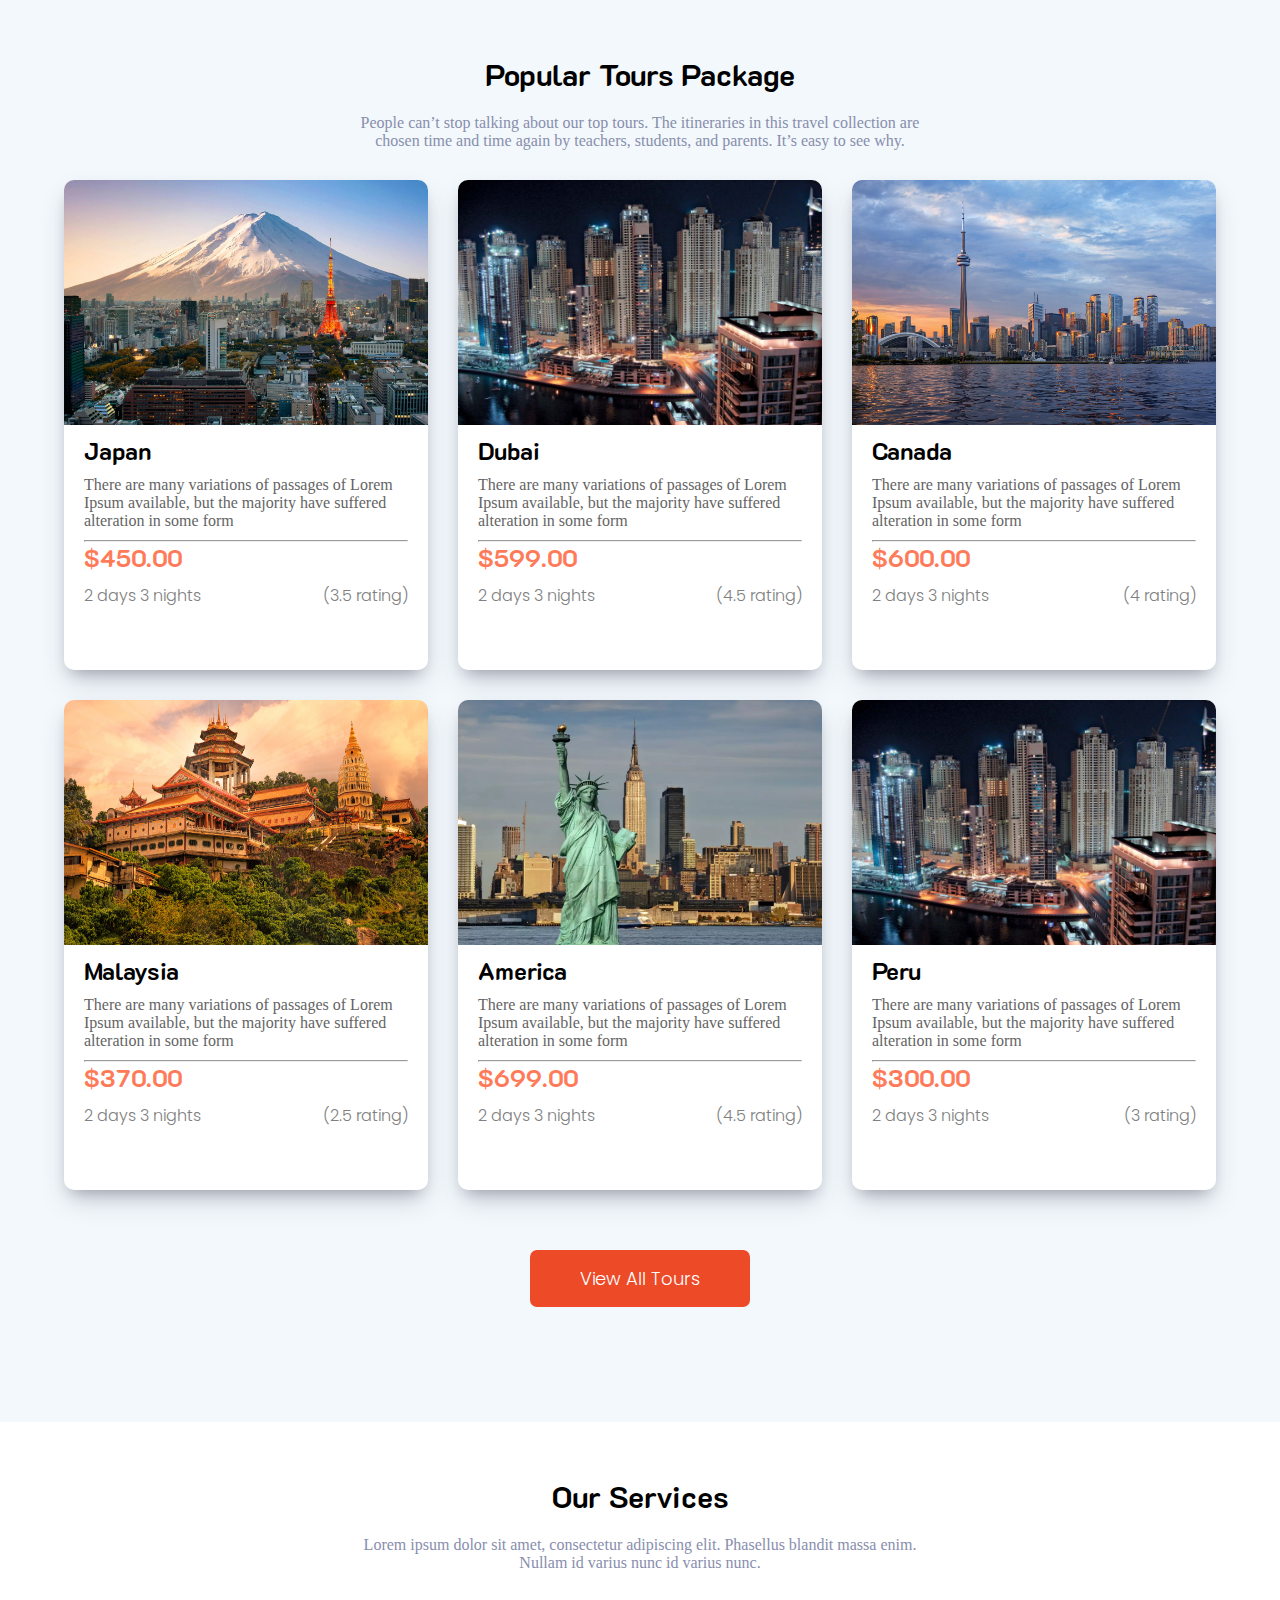
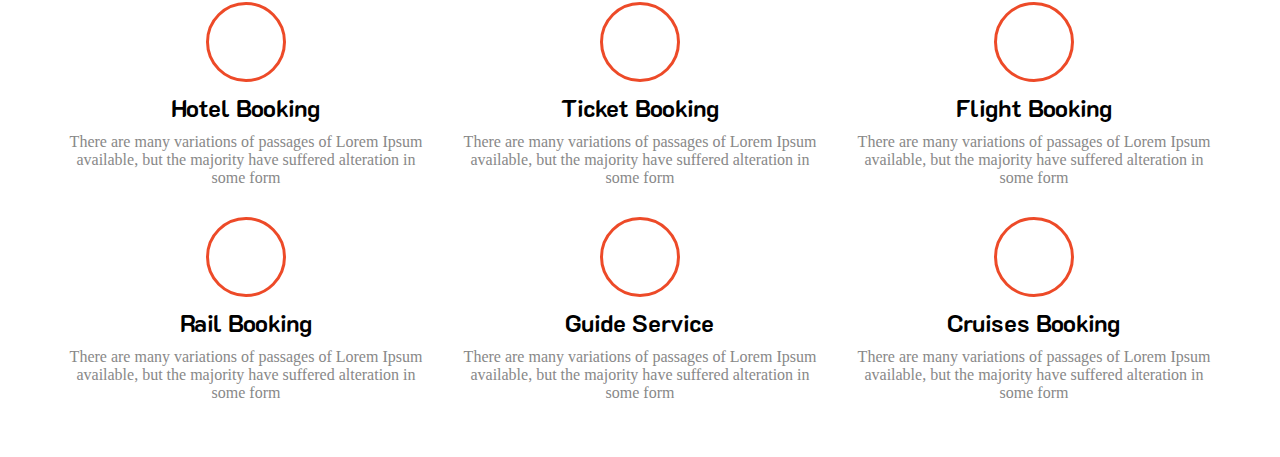
<file: travel template/index.html>
<!DOCTYPE html>
<html lang="en">

<head>
    <meta charset="UTF-8">
    <meta http-equiv="X-UA-Compatible" content="IE=edge">
    <meta name="viewport" content="width=device-width, initial-scale=1.0">
    <link
    rel="stylesheet"
    href="https://cdnjs.cloudflare.com/ajax/libs/animate.css/4.1.1/animate.min.css"/>
    <link rel="stylesheet" href="https://cdnjs.cloudflare.com/ajax/libs/font-awesome/6.4.2/css/all.min.css"
        integrity="sha512-z3gLpd7yknf1YoNbCzqRKc4qyor8gaKU1qmn+CShxbuBusANI9QpRohGBreCFkKxLhei6S9CQXFEbbKuqLg0DA=="
        crossorigin="anonymous" referrerpolicy="no-referrer" />
    <link rel="stylesheet" href="./assets/fonts/fonts.css">
    <link rel="stylesheet" href="./assets/style/reset.css">
    <link rel="stylesheet" href="./assets/style/grid.css">
    <link rel="stylesheet" href="./assets/style/index.css">
    <title>Travel Tours Package</title>
</head>

<body>
    <main>
    <section class="travel">
        <div class="container">
            <div class="heading">
                <h1 class="animate__animated animate__bounce animate__slow">Popular Tours Package</h1>
                    <p>People can’t stop talking about our top tours. The itineraries in this travel collection 
                        are chosen time and time again by teachers, students, and parents. It’s easy to see why.</p>
            </div>
            <div class="boxes">
                <div class="row">
                    <div class="box col-4 col-md-6 col-sm-12">
                        <div class="box-img">
                            <img src="./assets/images/japan.jpg" alt="Japam">
                            <div class="book">
                                <button>Book Now</button>
                            </div>
                        </div>
                        <div class="box-info">
                            <h2>Japan</h2>
                            <p>There are many variations of passages of Lorem Ipsum available, but the majority have suffered alteration in some form</p>
                            <hr>
                            <div class="price-details">
                                <div class="price">
                                    <h2>$450.00</h2>
                                    <p>2 days 3 nights</p>
                                </div>
                                <div class="details">
                                    <ul>
                                        <li><i class="fa-solid fa-star"></i></li>
                                        <li><i class="fa-solid fa-star"></i></li>
                                        <li><i class="fa-solid fa-star"></i></li>
                                        <li><i class="fa-solid fa-star"></i></li>
                                        <li><i class="fa-solid fa-star-half-stroke"></i></li>
                                    </ul>
                                    <p>(3.5 rating)</p>
                                </div>
                            </div>
                        </div>
                    </div>
                

                <div class="box col-4 col-md-6 col-sm-12">
                    <div class="box-img">
                        <img src="./assets/images/dubai.jpg" alt="Dubai">
                        <div class="book">
                            <button>Book Now</button>
                        </div>
                    </div>
                    <div class="box-info">
                        <h2>Dubai</h2>
                        <p>There are many variations of passages of Lorem Ipsum available, but the majority have suffered alteration in some form</p>
                        <hr>
                        <div class="price-details">
                            <div class="price">
                                <h2>$599.00</h2>
                                <p>2 days 3 nights</p>
                            </div>
                            <div class="details">
                                <ul>
                                    <li><i class="fa-solid fa-star"></i></li>
                                    <li><i class="fa-solid fa-star"></i></li>
                                    <li><i class="fa-solid fa-star"></i></li>
                                    <li><i class="fa-solid fa-star"></i></li>
                                    <li><i class="fa-solid fa-star-half-stroke"></i></li>
                                </ul>
                                <p>(4.5 rating)</p>
                            </div>
                        </div>
                    </div>
                </div>

                <div class="box col-4 col-md-6 col-sm-12">
                    <div class="box-img">
                        <img src="./assets/images/canada.jpg" alt="Canada">
                        <div class="book">
                            <button>Book Now</button>
                        </div>
                    </div>
                    <div class="box-info">
                        <h2>Canada</h2>
                        <p>There are many variations of passages of Lorem Ipsum available, but the majority have suffered alteration in some form</p>
                        <hr>
                        <div class="price-details">
                            <div class="price">
                                <h2>$600.00</h2>
                                <p>2 days 3 nights</p>
                            </div>
                            <div class="details">
                                <ul>
                                    <li><i class="fa-solid fa-star"></i></li>
                                    <li><i class="fa-solid fa-star"></i></li>
                                    <li><i class="fa-solid fa-star"></i></li>
                                    <li><i class="fa-solid fa-star"></i></li>
                                    <li><i class="fa-solid fa-star-half-stroke"></i></li>
                                </ul>
                                <p>(4 rating)</p>
                            </div>
                        </div>
                    </div>
                </div>

                <div class="box col-4 col-md-6 col-sm-12">
                    <div class="box-img">
                        <img src="./assets/images/malaysia.jpg" alt="Malaysia">
                        <div class="book">
                            <button>Book Now</button>
                        </div>
                    </div>
                    <div class="box-info">
                        <h2>Malaysia</h2>
                        <p>There are many variations of passages of Lorem Ipsum available, but the majority have suffered alteration in some form</p>
                        <hr>
                        <div class="price-details">
                            <div class="price">
                                <h2>$370.00</h2>
                                <p>2 days 3 nights</p>
                            </div>
                            <div class="details">
                                <ul>
                                    <li><i class="fa-solid fa-star"></i></li>
                                    <li><i class="fa-solid fa-star"></i></li>
                                    <li><i class="fa-solid fa-star"></i></li>
                                    <li><i class="fa-solid fa-star"></i></li>
                                    <li><i class="fa-solid fa-star-half-stroke"></i></li>
                                </ul>
                                <p>(2.5 rating)</p>
                            </div>
                        </div>
                    </div>
                </div>    

                    <div class="box col-4 col-md-6 col-sm-12">
                        <div class="box-img">
                            <img src="./assets/images/america.webp" alt="America">
                            <div class="book">
                                <button>Book Now</button>
                            </div>
                        </div>
                        <div class="box-info">
                            <h2>America</h2>
                            <p>There are many variations of passages of Lorem Ipsum available, but the majority have suffered alteration in some form</p>
                            <hr>
                            <div class="price-details">
                                <div class="price">
                                    <h2>$699.00</h2>
                                    <p>2 days 3 nights</p>
                                </div>
                                <div class="details">
                                    <ul>
                                        <li><i class="fa-solid fa-star"></i></li>
                                        <li><i class="fa-solid fa-star"></i></li>
                                        <li><i class="fa-solid fa-star"></i></li>
                                        <li><i class="fa-solid fa-star"></i></li>
                                        <li><i class="fa-solid fa-star-half-stroke"></i></li>
                                    </ul>
                                    <p>(4.5 rating)</p>
                                </div>
                            </div>
                        </div>
                    </div>

                    <div class="box col-4 col-md-6 col-sm-12">
                        <div class="box-img">
                            <img src="./assets/images/dubai.jpg" alt="Peru">
                            <div class="book">
                                <button>Book Now</button>
                            </div>
                        </div>
                        <div class="box-info">
                            <h2>Peru</h2>
                            <p>There are many variations of passages of Lorem Ipsum available, but the majority have suffered alteration in some form</p>
                            <hr>
                            <div class="price-details">
                                <div class="price">
                                    <h2>$300.00</h2>
                                    <p>2 days 3 nights</p>
                                </div>
                                <div class="details">
                                    <ul>
                                        <li><i class="fa-solid fa-star"></i></li>
                                        <li><i class="fa-solid fa-star"></i></li>
                                        <li><i class="fa-solid fa-star"></i></li>
                                        <li><i class="fa-solid fa-star"></i></li>
                                        <li><i class="fa-solid fa-star-half-stroke"></i></li>
                                    </ul>
                                    <p>(3 rating)</p>
                                </div>
                            </div>
                        </div>
                    </div>
                </div>
            </div>
        </div>
        <button class="view">View All Tours <i class="fa-solid fa-angles-right"></i> </button>
    </section>
    <section class="all-services">
        <div class="container">
            <div class="heading">
                <h1>Our Services</h1>
                <p>Lorem ipsum dolor sit amet, consectetur adipiscing elit. Phasellus blandit massa enim. Nullam id varius nunc id varius nunc.</p>
            </div>
            <div class="services">
                <div class="row">
                    <div class="service col-4 col-md-6">
                        <div class="icon"><i class="fa-solid fa-hotel"></i>
                           <div class="circle"></div>
                        </div>
                        <h3 class="service-heading">Hotel Booking</h3>
                        <p class="service-detail sm-none">There are many variations of passages of Lorem Ipsum available, but the majority have suffered alteration in some form</p>
                     </div>
                     <div class="service col-4 col-md-6">
                        <div class="icon"><i class="fa-solid fa-ticket"></i>
                           <div class="circle"></div>
                        </div>
                        <h3 class="service-heading">Ticket Booking</h3>
                        <p class="service-detail sm-none">There are many variations of passages of Lorem Ipsum available, but the majority have suffered alteration in some form</p>
                     </div>
                     <div class="service col-4 col-md-6">
                        <div class="icon"><i class="fa-solid fa-plane"></i>
                           <div class="circle"></div>
                        </div>
                        <h3 class="service-heading">Flight Booking</h3>
                        <p class="service-detail sm-none">There are many variations of passages of Lorem Ipsum available, but the majority have suffered alteration in some form</p>
                     </div>
                     <div class="service col-4 col-md-6">
                        <div class="icon"><i class="fa-solid fa-train-subway"></i>
                           <div class="circle"></div>
                        </div>
                        <h3 class="service-heading">Rail Booking</h3>
                        <p class="service-detail sm-none">There are many variations of passages of Lorem Ipsum available, but the majority have suffered alteration in some form</p>
                     </div>
                     <div class="service col-4 col-md-6">
                        <div class="icon"><i class="fa-solid fa-user-tie"></i>
                           <div class="circle"></div>
                        </div>
                        <h3 class="service-heading">Guide Service</h3>
                        <p class="service-detail sm-none">There are many variations of passages of Lorem Ipsum available, but the majority have suffered alteration in some form</p>
                     </div>
                     <div class="service col-4 col-md-6">
                        <div class="icon"><i class="fa-solid fa-ship"></i>
                           <div class="circle"></div>
                        </div>
                        <h3 class="service-heading">Cruises Booking</h3>
                        <p class="service-detail sm-none">There are many variations of passages of Lorem Ipsum available, but the majority have suffered alteration in some form</p>
                     </div>
                </div>
            </div>
        </div>
    </section>
    </main>
</body>

</html>
</file>
<file: travel template/assets/fonts/fonts.css>
@font-face {
    font-family: 'K2D';
    src: url('K2D-Bold.woff2') format('woff2'),
        url('K2D-Bold.woff') format('woff');
    font-weight: bold;
    font-style: normal;
    font-display: swap;
}

@font-face {
    font-family: 'K2D';
    src: url('K2D-BoldItalic.woff2') format('woff2'),
        url('K2D-BoldItalic.woff') format('woff');
    font-weight: bold;
    font-style: italic;
    font-display: swap;
}

@font-face {
    font-family: 'K2D';
    src: url('K2D-SemiBoldItalic.woff2') format('woff2'),
        url('K2D-SemiBoldItalic.woff') format('woff');
    font-weight: 600;
    font-style: italic;
    font-display: swap;
}

@font-face {
    font-family: 'K2D';
    src: url('K2D-Light.woff2') format('woff2'),
        url('K2D-Light.woff') format('woff');
    font-weight: 300;
    font-style: normal;
    font-display: swap;
}

@font-face {
    font-family: 'K2D';
    src: url('K2D-Medium.woff2') format('woff2'),
        url('K2D-Medium.woff') format('woff');
    font-weight: 500;
    font-style: normal;
    font-display: swap;
}

@font-face {
    font-family: 'K2D';
    src: url('K2D-MediumItalic.woff2') format('woff2'),
        url('K2D-MediumItalic.woff') format('woff');
    font-weight: 500;
    font-style: italic;
    font-display: swap;
}

@font-face {
    font-family: 'K2D';
    src: url('K2D-LightItalic.woff2') format('woff2'),
        url('K2D-LightItalic.woff') format('woff');
    font-weight: 300;
    font-style: italic;
    font-display: swap;
}

@font-face {
    font-family: 'K2D';
    src: url('K2D-Regular.woff2') format('woff2'),
        url('K2D-Regular.woff') format('woff');
    font-weight: normal;
    font-style: normal;
    font-display: swap;
}

@font-face {
    font-family: 'K2D';
    src: url('K2D-SemiBold.woff2') format('woff2'),
        url('K2D-SemiBold.woff') format('woff');
    font-weight: 600;
    font-style: normal;
    font-display: swap;
}

@font-face {
    font-family: 'Poppins';
    src: url('Poppins-Regular.woff2') format('woff2'),
        url('Poppins-Regular.woff') format('woff');
    font-weight: normal;
    font-style: normal;
    font-display: swap;
}

@font-face {
    font-family: 'Poppins';
    src: url('Poppins-Medium.woff2') format('woff2'),
        url('Poppins-Medium.woff') format('woff');
    font-weight: 500;
    font-style: normal;
    font-display: swap;
}

@font-face {
    font-family: 'Poppins';
    src: url('Poppins-MediumItalic.woff2') format('woff2'),
        url('Poppins-MediumItalic.woff') format('woff');
    font-weight: 500;
    font-style: italic;
    font-display: swap;
}

@font-face {
    font-family: 'Poppins';
    src: url('Poppins-SemiBold.woff2') format('woff2'),
        url('Poppins-SemiBold.woff') format('woff');
    font-weight: 600;
    font-style: normal;
    font-display: swap;
}

@font-face {
    font-family: 'Poppins';
    src: url('Poppins-SemiBoldItalic.woff2') format('woff2'),
        url('Poppins-SemiBoldItalic.woff') format('woff');
    font-weight: 600;
    font-style: italic;
    font-display: swap;
}

@font-face {
    font-family: 'Poppins';
    src: url('Poppins-ThinItalic.woff2') format('woff2'),
        url('Poppins-ThinItalic.woff') format('woff');
    font-weight: 100;
    font-style: italic;
    font-display: swap;
}

@font-face {
    font-family: 'Poppins';
    src: url('Poppins-Thin.woff2') format('woff2'),
        url('Poppins-Thin.woff') format('woff');
    font-weight: 100;
    font-style: normal;
    font-display: swap;
}

@font-face {
    font-family: 'Poppins';
    src: url('Poppins-LightItalic.woff2') format('woff2'),
        url('Poppins-LightItalic.woff') format('woff');
    font-weight: 300;
    font-style: italic;
    font-display: swap;
}

@font-face {
    font-family: 'Poppins';
    src: url('Poppins-Light.woff2') format('woff2'),
        url('Poppins-Light.woff') format('woff');
    font-weight: 300;
    font-style: normal;
    font-display: swap;
}

@font-face {
    font-family: 'Poppins';
    src: url('Poppins-Black.woff2') format('woff2'),
        url('Poppins-Black.woff') format('woff');
    font-weight: 900;
    font-style: normal;
    font-display: swap;
}

@font-face {
    font-family: 'Poppins';
    src: url('Poppins-Bold.woff2') format('woff2'),
        url('Poppins-Bold.woff') format('woff');
    font-weight: bold;
    font-style: normal;
    font-display: swap;
}
</file>
<file: travel template/assets/style/grid.css>
.container{
  width: 1100px;
  margin: 0 auto;
}
.container-fluid{
  width: 100%;
}
.row{
  width: 100%;
  display: flex;
  flex-wrap: wrap; 
  justify-content: space-between;
  gap: 30px;
}
.col-1{
  width: calc(100% / 12 - 20px);
}
.col-2{
  width: calc(100% / 6 - 20px);
}
.col-3{
  width: calc(100% / 4 - 20px);
}
.col-4{
  width: calc(100% / 3 - 20px);
}
.col-5{
  width: calc(100% / 12 *5 - 20px);
}
.col-6{
  width: calc(100% / 2 - 20px);
}
.col-7{
  width: calc(100% / 12 * 7 - 20px);
}
.col-8{
  width: calc(100% / 3 * 2 - 20px);
}
.col-9{
  width: calc(100% / 4 * 3 - 20px);
}
.col-10{
  width: calc(100% / 6 * 5 - 20px);
}
.col-11{
  width: calc(100% / 12 * 11 - 20px);
}
.col-12{
  width: 100%;
}
/* desktop responsive */
@media only screen and (max-width:1440px){
  .lg-none{
      display: none !important;
  }
  .container{
      width: 90%;
  }
  .col-lg-1{
      width: calc(100% / 12 - 20px);
  }
  .col-lg-2{
      width: calc(100% / 6 - 20px);
  }
  .col-lg-3{
      width: calc(100% / 4 - 20px);
  }
  .col-lg-4{
      width: calc(100% / 3 - 20px);
  }
  .col-lg-5{
      width: calc(100% / 12 *5 - 20px);
  }
  .col-lg-6{
      width: calc(100% / 2 - 20px);
  }
  .col-lg-7{
      width: calc(100% / 12 * 7 - 20px);
  }
  .col-lg-8{
      width: calc(100% / 3 * 2 - 20px);
  }
  .col-lg-9{
      width: calc(100% / 4 * 3 - 20px);
  }
  .col-lg-10{
      width: calc(100% / 6 * 5 - 20px);
  }
  .col-lg-11{
      width: calc(100% / 12 * 11 - 20px);
  }
  .col-lg-12{
      width: 100%;
  }
}
/* tablet responsive */
@media only screen and (max-width:992px){
  .md-none{
      display: none !important;
  }
  .container{
      width: 80%;
  }

  .col-md-1{
      width: calc(100% / 12 - 20px);
  }
  .col-md-2{
      width: calc(100% / 6 - 20px);
  }
  .col-md-3{
      width: calc(100% / 4 - 20px);
  }
  .col-md-4{
      width: calc(100% / 3 - 20px);
  }
  .col-md-5{
      width: calc(100% / 12 *5 - 20px);
  }
  .col-md-6{
      width: calc(100% / 2 - 20px);
  }
  .col-md-7{
      width: calc(100% / 12 * 7 - 20px);
  }
  .col-md-8{
      width: calc(100% / 3 * 2 - 20px);
  }
  .col-md-9{
      width: calc(100% / 4 * 3 - 20px);
  }
  .col-md-10{
      width: calc(100% / 6 * 5 - 20px);
  }
  .col-md-11{
      width: calc(100% / 12 * 11 - 20px);
  }
  .col-md-12{
      width: 100%;
  }
}
/* mobile responsive */
@media only screen and (max-width:768px){
  .sm-none{
      display: none !important;
  }
  .container{
      width: 75%;
  }
  .col-sm-1{
      width: calc(100% / 12 - 20px);
  }
  .col-sm-2{
      width: calc(100% / 6 - 20px);
  }
  .col-sm-3{
      width: calc(100% / 4 - 20px);
  }
  .col-sm-4{
      width: calc(100% / 3 - 20px);
  }
  .col-sm-5{
      width: calc(100% / 12 *5 - 20px);
  }
  .col-sm-6{
      width: calc(100% / 2 - 20px);
  }
  .col-sm-7{
      width: calc(100% / 12 * 7 - 20px);
  }
  .col-sm-8{
      width: calc(100% / 3 * 2 - 20px);
  }
  .col-sm-9{
      width: calc(100% / 4 * 3 - 20px);
  }
  .col-sm-10{
      width: calc(100% / 6 * 5 - 20px);
  }
  .col-sm-11{
      width: calc(100% / 12 * 11 - 20px);
  }
  .col-sm-12{
      width: 100%;
  }
}
</file>
<file: travel template/assets/style/index.css>
@font-face {
    font-family: 'K2D';
    src: url(../fonts/K2D-Bold.woff);
}
@font-face {
    font-family: 'Poppins';
    src: url(../fonts/Poppins-Regular.woff);
}
@font-face {
    font-family: 'Poppins';
    src: url(../fonts/Poppins-Light.woff);
}


.travel{
    display: flex;
    flex-direction: column;
    align-items: center;
    padding: 55px 0;
    background-color: #F2F8FB;
}
.travel .heading, .all-services .heading{
    margin-bottom: 30px;
    padding: 0 25%;
}
.travel .heading h1, .all-services .heading h1{
    text-align: center;
    font-family: 'K2D';
    font-size: 30px;
    margin-bottom: 20px;
}

.animate__animated.animate__bounce.animate__slow{
    --animate-duration: 2s;
  }
  

.travel .heading p, .all-services .heading p{
    text-align: center;
    font-family: 'Poppins-Regular';
    font-size: 16px;
    color: #888EAD;

}
.box{
    background-color: white;
    border-radius: 10px;
    overflow: hidden;
    box-shadow: rgba(50, 50, 93, 0.25) 0px 13px 27px -5px, rgba(0, 0, 0, 0.3) 0px 8px 16px -8px;
}
.box .box-img{
    height: 50%;
    overflow: hidden;
    position: relative;
}
.box .box-img img{
    width: 100%;
    height: 100%;
}
.box .box-img .book{
    position: absolute;
    width: 100%;
    height: 100%;
    transition: .5s;
    opacity: 0;
    top: 0;
    left: 0;
    z-index: 999;
    background-color: #00000049 !important ; 
}
.box .box-img .book button{
    position: absolute;
    font-family: 'K2D';
    font-size: 15px;
    border: none;   
    border-radius: 5px;
    padding: 10px 25px;
    transition: .6s; 
    top: 0;
    left: 50%;
    transform: translate(-50%,-50%);
    color: white;
    background-color: #ed4a28;
}
.box .box-img:hover .book{
    opacity: 1;
}
.box .box-img:hover button{
    top: 50%;
}
.box .box-img .book:hover{
    background-color: #e43d1b;
}
.box .box-info{
    padding: 10px 20px 20px;
}
.box .box-info h2{
    font-family: 'K2D';
    font-size: 24px;
}
.box .box-info p{
    font-family: 'Poppins-Light';
    font-size: 16px;
    font-weight: 300;
    margin: 10px 0;
    color: #646464;
}
.box .box-info .price-details{
    display: flex;
    justify-content: space-between;
}
.box-info .price-details .price h2{
    font-family: 'K2D';
    font-size: 24px;
    color: #ff7a58;
}
.box-info .price-details .price p{
    font-family: 'Poppins';
    font-size: 16px;
    color: rgb(128, 128, 128);
}
.box-info .price-details .details{
    display: flex;
    flex-direction: column;
    justify-content: space-between;
    padding-top: 7px;
}
.box-info .price-details .details p{
    font-family: 'Poppins';
    font-size: 16px;
    color: rgb(128, 128, 128);
}
.box-info .price-details .details ul{
    display: flex;
    column-gap: 8px;
    color: rgb(255, 196, 0);
    font-size: 14px;
}
.view{
    color: white;
    background-color: #ed4a28;
    font-family: 'Poppins';
    font-size: 18px;
    padding: 15px 50px;
    margin: 60px auto ;
    border: none;
    border-radius: 7px;
    transition: .5s;
}
.view:hover{
    background-color: #e43411;
    transform: scale(.9);
}
.all-services{
    display: flex;
    flex-direction: column;
    align-items: center;
    padding: 55px 0;
}
.service{
    display: flex;
    flex-direction: column;
    row-gap: 10px;
    align-items: center;
    text-align: center;
}
.service .icon{
    width: 80px;
    height: 80px;
    border: 3px solid #ed4a28;
    border-radius: 50%;
    font-size: 30px;
    color: #ed4a28;
    display: flex;
    align-items: center;
    justify-content: center;
    position: relative;
    transition: .5s;
}
.service .icon i{
    position: relative;
    z-index: 999;
}
.service .icon .circle{
    position: absolute;
    width: 100%;
    height: 100%;
    top: 50%;
    left: 50%;
    transform: translate(-50%,-50%) scale(0);
    border-radius: 50%;
    transition: .5s;
    background-color: #ed4a28;
}
.service .icon:hover{
    color: white;
}
.service .icon:hover .circle{
    transform: translate(-50%,-50%) scale(.9);
}
.service .service-heading{
    font-family: "K2D";
    font-weight: 400;
    font-size: 24px;
   
}
.service .service-detail{
    color: #888888;
    font-size: 16px;
  
}
</file>
